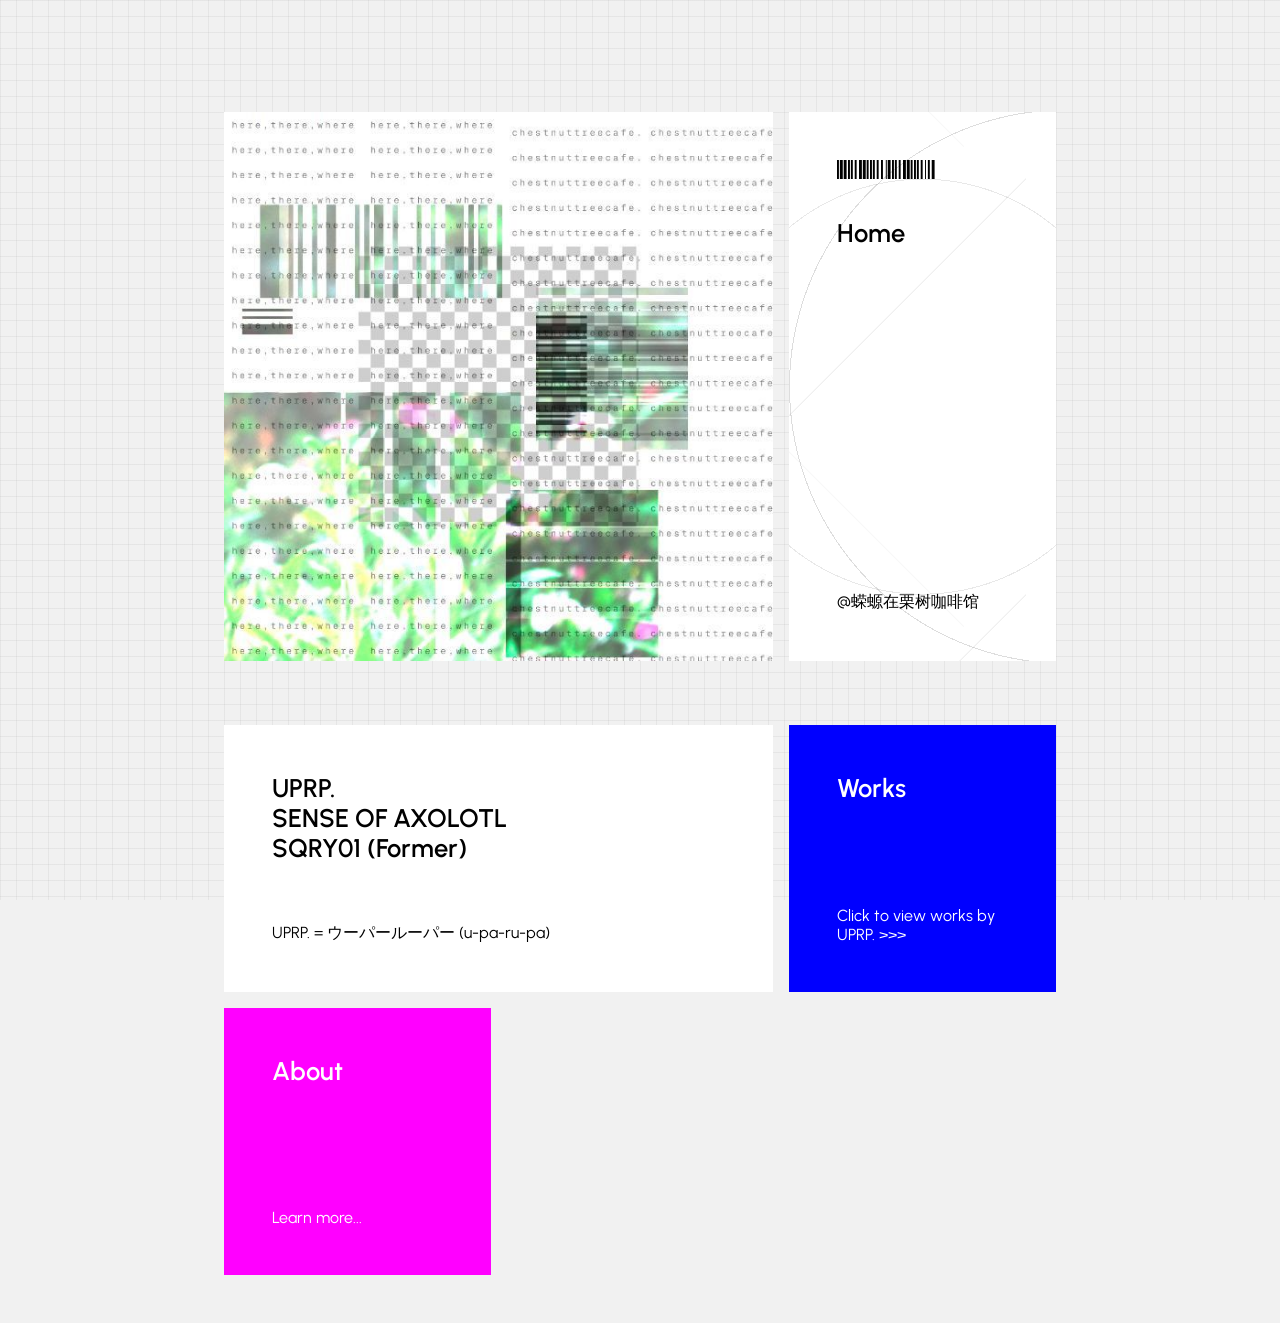
<file: index.html>
<!DOCTYPE html>
<html lang="en">
<head>
    <meta charset="UTF-8">
    <meta name="viewport" content="width=device-width, initial-scale=1.0">
    <title>Home | UPRP.</title>
    <link rel="stylesheet" href="style.css" type="text/css">
    <link rel="preconnect" href="https://fonts.googleapis.com">
    <link rel="preconnect" href="https://fonts.gstatic.com" crossorigin>
    <link href="https://fonts.googleapis.com/css2?family=Libre+Barcode+128&family=Urbanist:ital,wght@0,100..900;1,100..900&display=swap" rel="stylesheet">

    <link rel="preconnect" href="https://fonts.googleapis.com">
    <link rel="preconnect" href="https://fonts.gstatic.com" crossorigin>
    <link href="https://fonts.googleapis.com/css2?family=Urbanist:ital,wght@0,100..900;1,100..900&display=swap" rel="stylesheet">
    <link rel="stylesheet" href="https://fonts.googleapis.com/css2?family=Material+Symbols+Outlined:opsz,wght,FILL,GRAD@20..48,100..700,0..1,-50..200" />
</head>
<body>
    <!--PARALLAX-->
    <div class="bg-fixed">
        <div class="gridline-bg"></div>
    </div>
    <div class="page-content">
            <section id="banner">
                <div class="wrapper">
                    <div class="grid">
                        <div class="griditem grid-2-2-static imagecard">
                            <img src="Resources/default.jpg" alt="cover" class="image">
                        </div>

                        <div class="griditem album-titles pageheading-bg-layer1">
                                <div class="pageheading-contents">
                                    <div class="pageheading-title">
                                        <p class="barcode">U P R P .</p>
                                        <p>Home</p>
                                    </div>
                                    <div class="card-details">@蝾螈在栗树咖啡馆</div>
                                </div>
                        </div>
                    </div>
                </div>
            </section>
            <section class="block">
                <div class="wrapper">
                    <div class="grid">
                        <div class="griditem grid-2-1-static solidcard">
                            <div class="card-title">
                                UPRP.<br>SENSE OF AXOLOTL<br>SQRY01 (Former)
                            </div>
                            <div class="card-details">
                                <p>UPRP. = ウーパールーパー (u-pa-ru-pa)</p>
                            </div>
                        </div>
                        <a href="works.html" class="griditem grid-1-1 bg-accent solidcard-nohoveranimation">
                            <div class="card-title">
                                Works
                            </div>
                            <div class="card-details">
                                <p>
                                    Click to view works by UPRP. &gt;&gt;&gt;
                                </p>
                            </div>
                            
                        </a>
                        <a href="about.html" class="griditem grid-1-1 bg-magenta solidcard-nohoveranimation">
                            <div class="card-title">
                                About
                            </div>
                            <div class="card-details">
                                <p>
                                    Learn more...
                                </p>
                            </div>
                        </a>
                    </div>
                </div>
            </section>
        </div>

    <script src="script.js"></script>
</body>
</html>
</file>
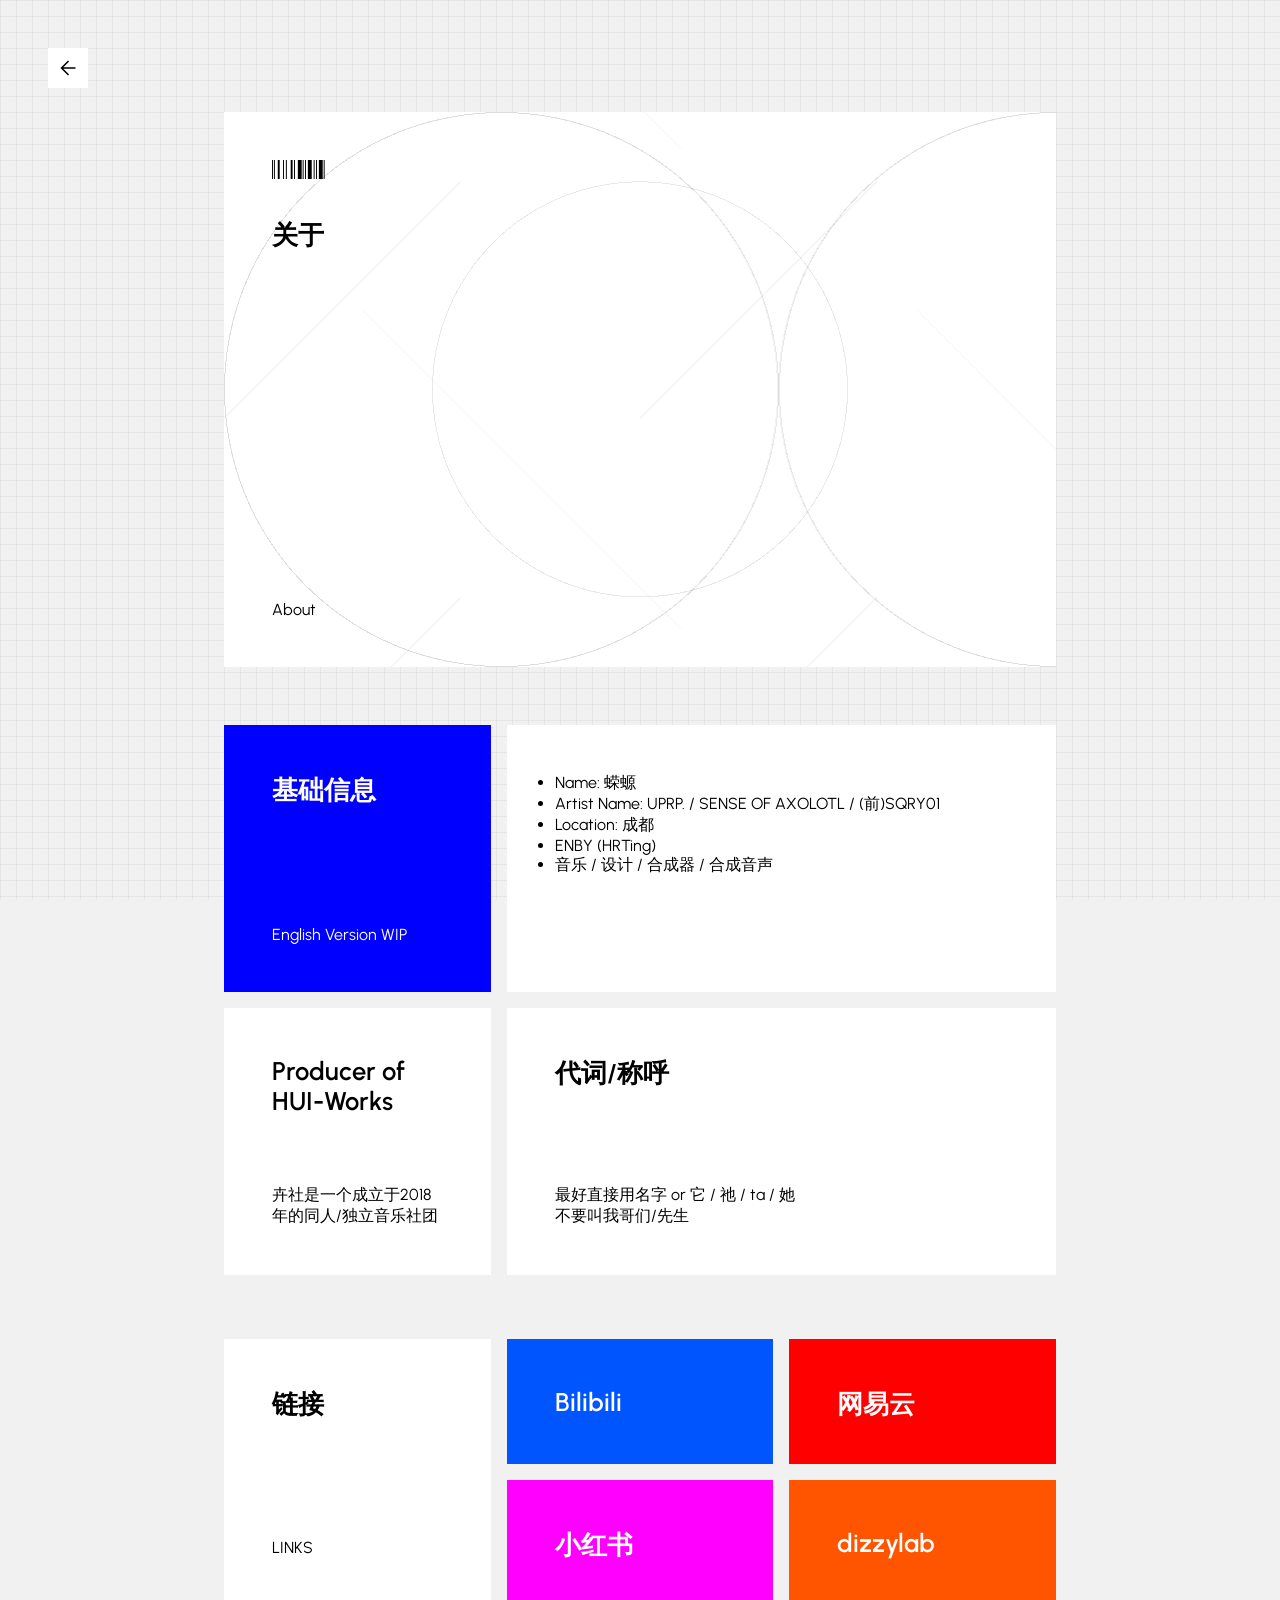
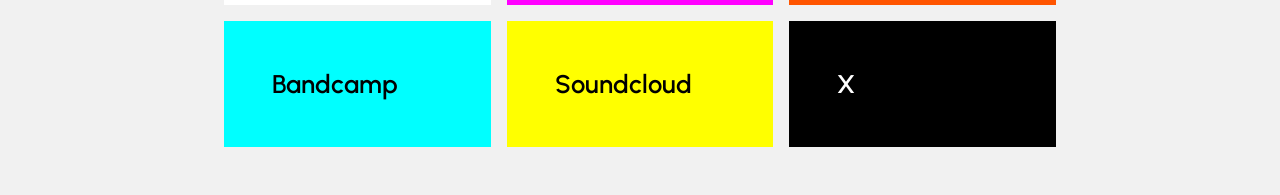
<file: about.html>
<!DOCTYPE html>
<html lang="en">
<head>
    <meta charset="UTF-8">
    <meta name="viewport" content="width=device-width, initial-scale=1.0">
    <title>About | UPRP.</title>
    <link rel="stylesheet" href="style.css" type="text/css">
    <link rel="preconnect" href="https://fonts.googleapis.com">
    <link rel="preconnect" href="https://fonts.googleapis.com">
    <link rel="preconnect" href="https://fonts.gstatic.com" crossorigin>
    <link href="https://fonts.googleapis.com/css2?family=Libre+Barcode+128&family=Urbanist:ital,wght@0,100..900;1,100..900&display=swap" rel="stylesheet">
    <link rel="preconnect" href="https://fonts.gstatic.com" crossorigin>
    <link href="https://fonts.googleapis.com/css2?family=Urbanist:ital,wght@0,100..900;1,100..900&display=swap" rel="stylesheet">
    <link rel="stylesheet" href="https://fonts.googleapis.com/css2?family=Material+Symbols+Outlined:opsz,wght,FILL,GRAD@20..48,100..700,0..1,-50..200" />
</head>
<body>
    <!--FIXED-->
    <nav class="navbar-fixed">
        <a href="index.html" class="material-symbols-outlined back-button" aria-label="Back to home">arrow_back</a>
    </nav>
    <!--PARALLAX-->
    <div class="bg-fixed">
        <div class="gridline-bg"></div>
    </div>
    <div class="page-content">
            <section id="banner">
                <div class="wrapper">
                    <div class="grid">
                        <div class="griditem grid-pageheading pageheading-bg-layer1">
                            <div class="pageheading-contents">
                                <div class="pageheading-title">
                                    <p class="barcode">About</p>
                                    <p>关于</p>
                                </div>
                                <div class="card-details">
                                    About
                                </div>
                            </div>
                        </div>
                    </div>
                </div>
            </section>
            <section id="short" class="block">
                <div class="wrapper">
                    <div class="grid">
                        <div class="griditem grid-1-1 solidcard-nohoveranimation bg-accent">
                            <div class="card-title">基础信息</div>
                            <div class="card-details">
                                <a href="about-en.html">English Version WIP</a>
                            </div>                    
                        </div>
                        <div class="griditem grid-2-1 solidcard-nohoveranimation">
                            <div class="card-details">
                                <ul>
                                    <li>Name: 蝾螈</li>
                                    <li>Artist Name: UPRP. / SENSE OF AXOLOTL / (前)SQRY01</li>
                                    <li>Location: 成都</li>
                                    <li>ENBY (HRTing)</li>
                                    <li>音乐 / 设计 / 合成器 / 合成音声</li>
                                </ul>
                            </div>
                        </div>
                        <div class="griditem grid-1-1 solidcard-nohoveranimation">
                            <div class="card-title">
                                Producer of<br>
                                HUI-Works
                            </div>
                            <div class="card-details">
                                <p>
                                    卉社是一个成立于2018年的同人/独立音乐社团<br>
                                </p>
                            </div>
                        </div>
                        <div class="griditem grid-2-1 solidcard-nohoveranimation">
                            <div class="card-title">代词/称呼</div>
                            <div class="card-details">
                                <p>
                                    最好直接用名字 or 它 / 祂 / ta / 她<br>
                                    不要叫我哥们/先生
                                </p>
                            </div>
                        </div>

                    </div>
                </div>
            </section>
            <section class="block">
                <div class="wrapper">
                    <div class="grid">
                        <div class="griditem grid-1-1 solidcard-nohoveranimation">
                            <div class="card-title">链接</div>
                            <div class="card-details">
                                <p>
                                    LINKS
                                </p>
                            </div>
                        </div>
                        <a href="https://space.bilibili.com/159440190/" class="griditem grid-1-05 bg-blue solidcard-nohoveranimation">
                            <div class="card-title">Bilibili</div>
                        </a>
                        <a href="https://music.163.com/#/artist?id=36457184" class="griditem bg-red grid-1-05 solidcard-nohoveranimation">
                            <div class="card-title">网易云</div>
                        </a>
                        <a href="https://www.xiaohongshu.com/user/profile/66aa750b000000001d033851" class="griditem bg-magenta grid-1-05 solidcard-nohoveranimation">
                            <div class="card-title">小红书</div>
                        </a>                                        
                        <a href="https://www.dizzylab.net/u/47179/music/" class="griditem bg-orange grid-1-05 solidcard-nohoveranimation">
                            <div class="card-title">dizzylab</div>
                        </a>
                        <a href="https://uprp.bandcamp.com/" class="griditem grid-1-05 bg-cyan solidcard-nohoveranimation">
                            <div class="card-title">Bandcamp</div>
                        </a>  
                        <a href="https://soundcloud.com/uprp-sqry01" class="griditem grid-1-05 bg-yellow solidcard-nohoveranimation">
                            <div class="card-title">Soundcloud</div>
                        </a>
                        <a href="https://x.com/Sqry01_axolotl" class="griditem grid-1-05 bg-black solidcard-nohoveranimation">
                            <div class="card-title">X</div>
                        </a>
                                        
                </div>
            </section>
        </div>

    <script src="script.js"></script>
</body>
</html>
</file>
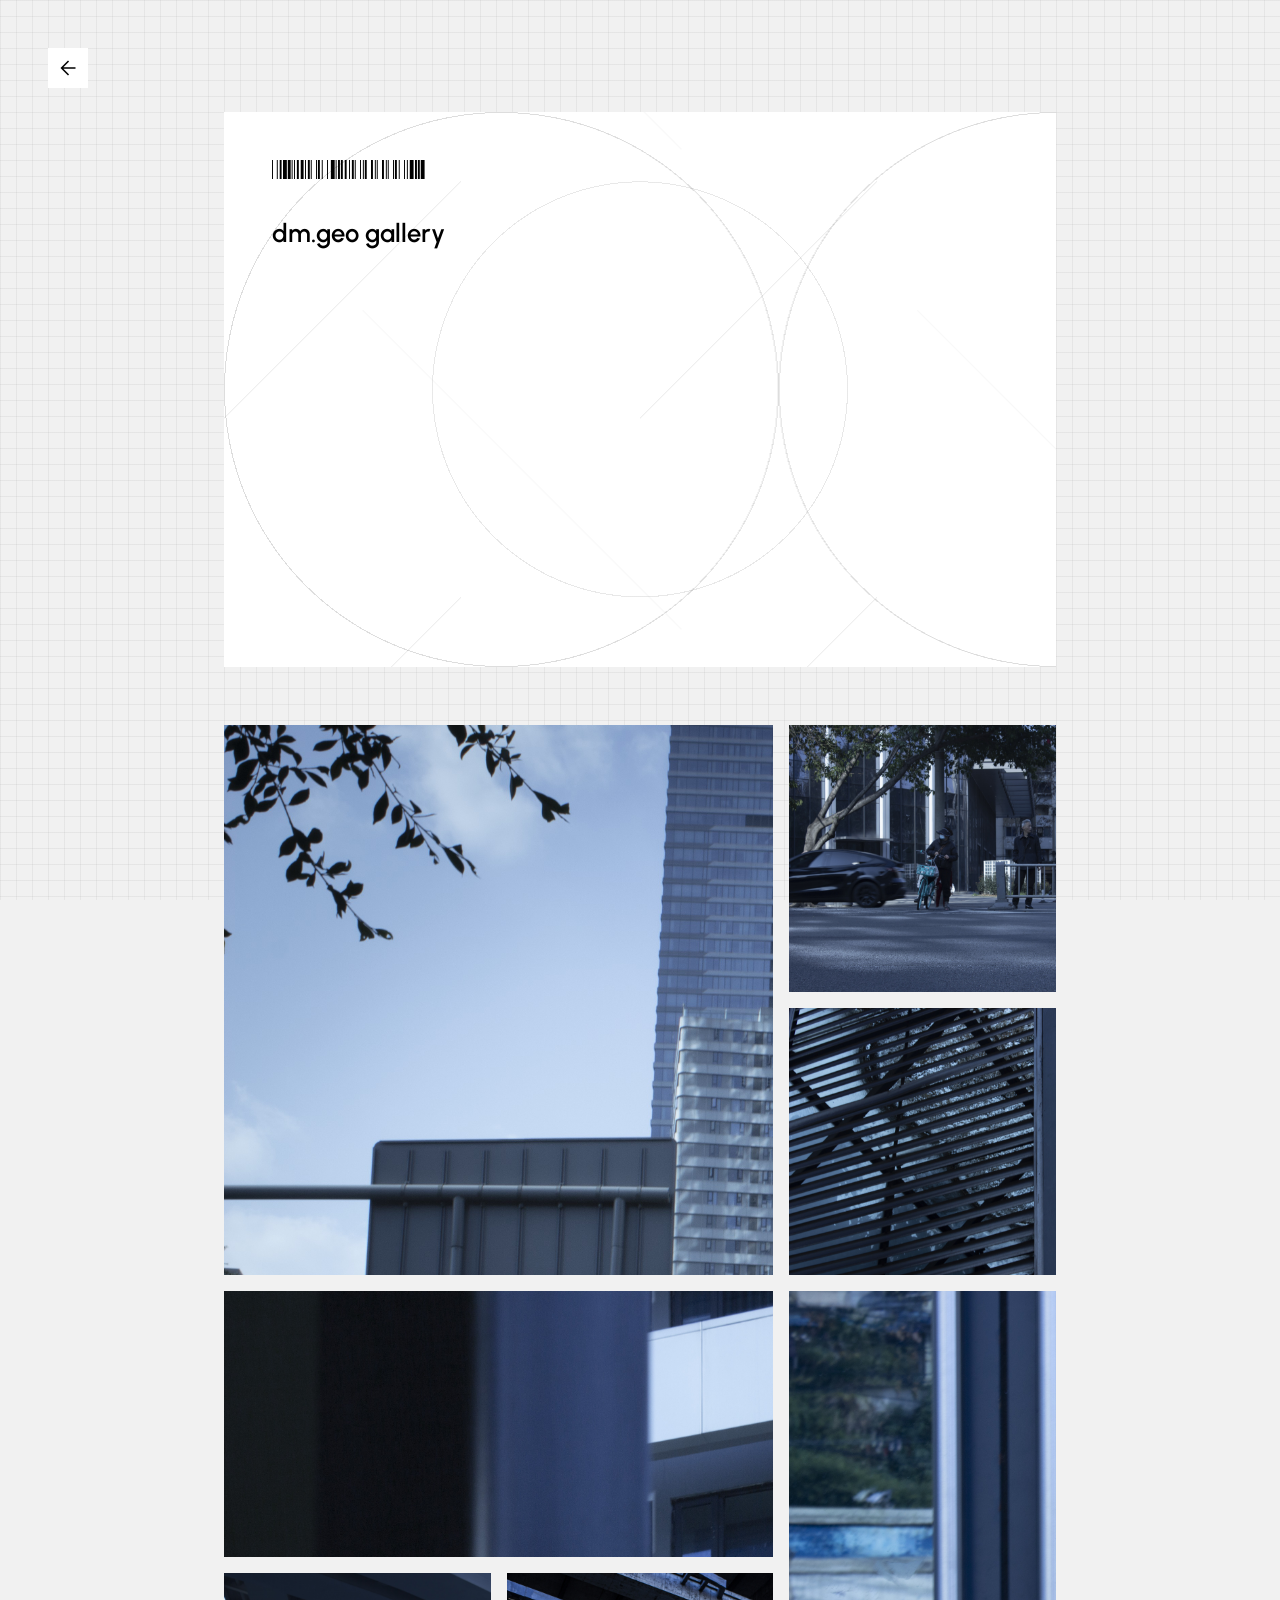
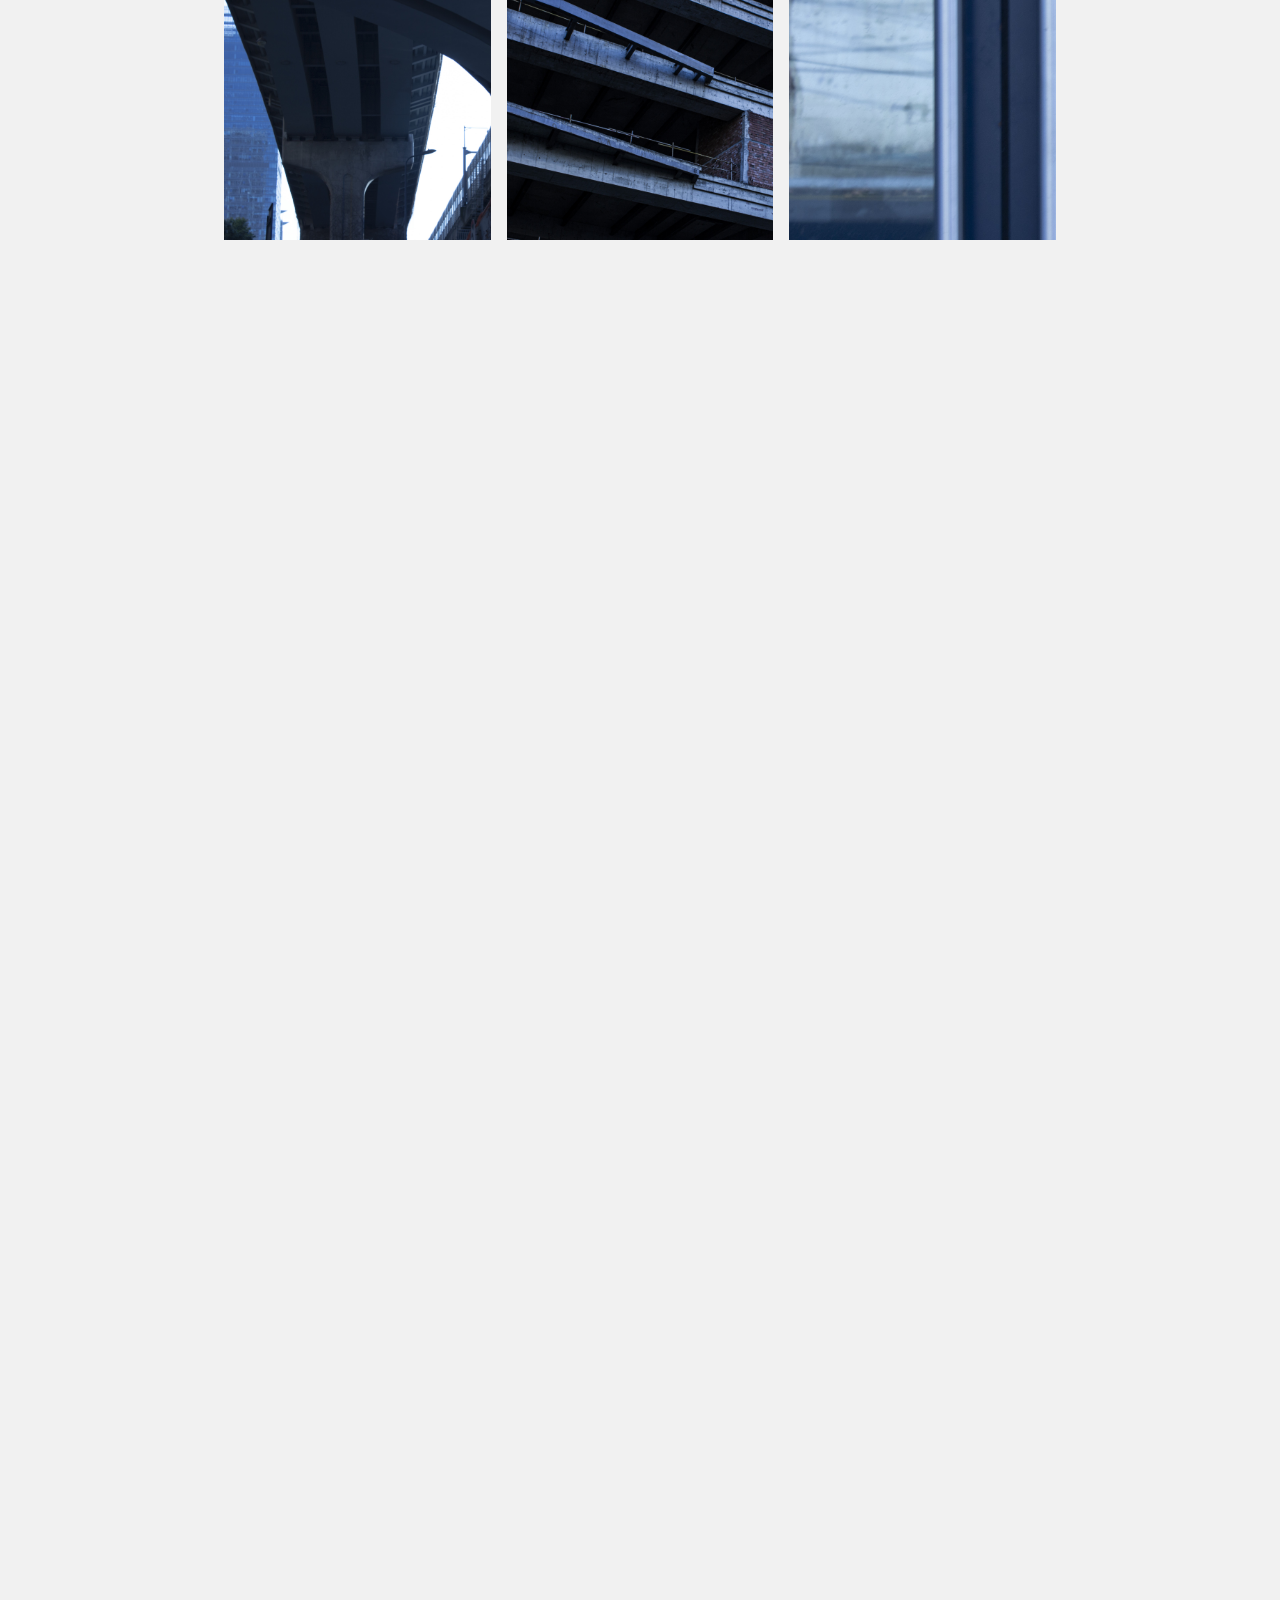
<file: dm.geo-gallery.html>
<!DOCTYPE html>
<html lang="en">
<head>
    <meta charset="UTF-8">
    <meta name="viewport" content="width=device-width, initial-scale=1.0">
    <title>dm.geo Gallery | UPRP.</title>
    <link rel="stylesheet" href="style.css" type="text/css">
    <link rel="preconnect" href="https://fonts.googleapis.com">
    <link rel="preconnect" href="https://fonts.googleapis.com">
    <link rel="preconnect" href="https://fonts.gstatic.com" crossorigin>
    <link href="https://fonts.googleapis.com/css2?family=Libre+Barcode+128&family=Urbanist:ital,wght@0,100..900;1,100..900&display=swap" rel="stylesheet">

    <link rel="preconnect" href="https://fonts.gstatic.com" crossorigin>
    <link href="https://fonts.googleapis.com/css2?family=Urbanist:ital,wght@0,100..900;1,100..900&display=swap" rel="stylesheet">
    <link rel="stylesheet" href="https://fonts.googleapis.com/css2?family=Material+Symbols+Outlined:opsz,wght,FILL,GRAD@20..48,100..700,0..1,-50..200" />
</head>
<body>
    <!--FIXED-->
    <div id="dim-overlay-2"></div>
    <div id="modal" class="modal-container" role="dialog" aria-modal="true" aria-label="Image viewer">
        <div id="modal-image-wrapper" class="modal-image-wrapper">
            <img id="modal-img" alt="">
        </div>
        <div class="modal-controls">
            <button type="button" class="modal-btn" id="modal-zoom-in" aria-label="Zoom in">+</button>
            <button type="button" class="modal-btn" id="modal-zoom-out" aria-label="Zoom out">−</button>
            <button type="button" class="modal-btn" id="modal-zoom-reset" aria-label="Reset zoom">1:1</button>
            <button type="button" class="modal-btn" id="modal-close" aria-label="Close image viewer">×</button>
        </div>
    </div>
    <nav class="navbar-fixed">
        <a href="works.html" class="material-symbols-outlined back-button" aria-label="Back to works">arrow_back</a>
    </nav>
    <!--PARALLAX-->
    <div class="bg-fixed">
        <div class="gridline-bg"></div>
    </div>
    <div class="page-content">
              <section id="banner">
                <div class="wrapper">
                    <div class="grid">
                       <div class="griditem grid-pageheading pageheading-bg-layer1">
                            <div class="pageheading-contents">
                                <div class="pageheading-title">
                                    <p class="barcode">dm.geo gallery</p>
                                    <p>dm.geo gallery</p>
                                </div>
                            </div>
                        </div>
                    </div>
                </div>
            </section>
            
            <section class="block">
                <div class="wrapper">
                    <div class="grid">
                        <div class="griditem grid-2-2-static imagecard">
                            <button type="button" id="trigger1"class="modal-trigger" onclick="openImageModal('img1')">
                                <img id="img1" src="Resources/dmgeo_gallery/_MG_2538.jpg" alt="cover" class="image-v">
                            </button>
                        </div>
                        <div class="griditem grid-2-1 imagecard">
                            <button type="button" id="trigger2"class="modal-trigger" onclick="openImageModal('img2')">
                                <img id="img2" src="Resources/dmgeo_gallery/_MG_2541.jpg" alt="cover" class="image-v">
                            </button>
                        </div>
                        <div class="griditem grid-1-1 imagecard">
                            <button type="button" id="trigger3"class="modal-trigger" onclick="openImageModal('img3')">
                                <img id="img3" src="Resources/dmgeo_gallery/_MG_2547.jpg" alt="cover" class="image-v">
                            </button>
                        </div>
                        <div class="griditem grid-1-1 imagecard">
                            <button type="button" id="trigger4"class="modal-trigger" onclick="openImageModal('img4')">
                                <img id="img4" src="Resources/dmgeo_gallery/_MG_2561.jpg" alt="cover" class="image-v">
                            </button>
                        </div>
                        <div class="griditem grid-1-2 imagecard">
                            <button type="button" id="trigger5"class="modal-trigger" onclick="openImageModal('img5')">
                                <img id="img5" src="Resources/dmgeo_gallery/_MG_2566.jpg" alt="cover" class="image-v">
                            </button>
                        </div>
                        <div class="griditem grid-1-1 imagecard">
                            <button type="button" id="trigger6"class="modal-trigger" onclick="openImageModal('img6')">
                                <img id="img6" src="Resources/dmgeo_gallery/_MG_2568.jpg" alt="cover" class="image-v">
                            </button>
                        </div>
                        <div class="griditem grid-1-1 imagecard">
                            <button type="button" id="trigger7"class="modal-trigger" onclick="openImageModal('img7')">
                                <img id="img7" src="Resources/dmgeo_gallery/_MG_2570.jpg" alt="cover" class="image-v">
                            </button>
                        </div>
                        <div class="griditem grid-2-1 imagecard">
                            <button type="button" id="trigger8"class="modal-trigger" onclick="openImageModal('img8')">
                                <img id="img8" src="Resources/dmgeo_gallery/_MG_2572.jpg" alt="cover" class="image-v">
                            </button>
                        </div>
                        <div class="griditem grid-1-1 imagecard">
                            <button type="button" id="trigger9"class="modal-trigger" onclick="openImageModal('img9')">
                                <img id="img9" src="Resources/dmgeo_gallery/_MG_2575.jpg" alt="cover" class="image-v">
                            </button>
                        </div>
                        <div class="griditem grid-2-1 imagecard">
                            <button type="button" id="trigger10"class="modal-trigger" onclick="openImageModal('img10')">
                                <img id="img10" src="Resources/dmgeo_gallery/_MG_2577.jpg" alt="cover" class="image-v">
                            </button>
                        </div>
                        <div class="griditem grid-1-2 imagecard">
                            <button type="button" id="trigger11"class="modal-trigger" onclick="openImageModal('img11')">
                                <img id="img11" src="Resources/dmgeo_gallery/_MG_2581-Enhanced-NR-1.jpg" alt="cover" class="image-v">
                            </button>
                        </div>
                        <div class="griditem grid-2-1 imagecard">
                            <button type="button" id="trigger12"class="modal-trigger" onclick="openImageModal('img12')">
                                <img id="img12" src="Resources/dmgeo_gallery/IMG_2206.jpg" alt="cover" class="image-v">
                            </button>
                        </div>
                        <div class="griditem grid-1-1 imagecard">
                            <button type="button" id="trigger13"class="modal-trigger" onclick="openImageModal('img13')">
                                <img id="img13" src="Resources/dmgeo_gallery/IMG_2223.jpg" alt="cover" class="image-v">
                            </button>
                        </div>
                        <div class="griditem grid-1-1 imagecard">
                            <button type="button" id="trigger9"class="modal-trigger" onclick="openImageModal('img14')">
                                <img id="img14" src="Resources/dmgeo_gallery/IMG_2225.jpg" alt="cover" class="image-v">
                            </button>
                        </div>
                        <div class="griditem grid-1-1 imagecard">
                            <button type="button" id="trigger9"class="modal-trigger" onclick="openImageModal('img14')">
                                <img id="img14" src="Resources/dmgeo_gallery/IMG_2227.jpg" alt="cover" class="image-v">
                            </button>
                        </div> 
                        <div class="griditem grid-1-1 imagecard">
                            <button type="button" id="trigger15"class="modal-trigger" onclick="openImageModal('img15')">
                                <img id="img15" src="Resources/dmgeo_gallery/IMG_2230.jpg" alt="cover" class="image-v">
                            </button>
                        </div>                        
                        


                    </div>
                </div>
            </section>

            

        </div>

    <script src="script.js"></script>
</body>
</html>
</file>
<file: style.css>
/*------
GLOBAL
------*/
:root{
    --navbar-height: 6rem;
    --page-margin: 3rem;
    --navbar-width: calc(100% - var(--page-margin)*2);
    
    --bgcolor: #F1F1F1;
    --whiteblack: #FFF;
    --blackwhite: #000;
    --cyan-lightdark: #0FF;
    --yellow-lightdark: #FF0;
    --magenta-lightdark: #F0F;
    --red: #F00;
    --orange: #F50;
    --green: #0F0;
    --accent: #00F;
    --bg-blue: #05F;

    --whiteblack-transparency-level1: #FFF1;
    --blackwhite-transparency-level1: #0001;
    --whiteblack-transparency-level2: #FFF3;
    --blackwhite-transparency-level2: #0003;
    --whiteblack-transparency-level3: #FFF5;
    --blackwhite-transparency-level3: #0005;
    --whiteblack-transparency-level4: #fff7;
    --blackwhite-transparency-level4: #0007;
    --bgline-transparency-level1: #5551;
    --bgline-transparency-level2: #5552;
    --bgline-transparency-level3: #5553;
    --bgline-transparency-level4: #5554;

    font-size: 16px;
    --fontsize-level1: 0.6rem;
    --fontsize-level2: 1rem;
    --fontsize-level3: 1.6rem;
    --fontsize-level4: 2rem;
    --fontsize-level5: 3rem;
    --fontsize-level6: 5rem;
    --fontsize-level7: 8rem;
    --fontsize-level8: 13rem;
    --fontsize-level9: 21rem;

    --paragraph-margin: 0.6rem;

    --gridcolsize: calc((var(--content-width) - (var(--gridcols) - 1) * var(--fontsize-level2)) / var(--gridcols))
}

* {
    margin: 0;
    padding: 0;
    box-sizing: border-box;
    font-family: urbanist, system-ui, -apple-system, BlinkMacSystemFont, 'Segoe UI', Roboto, Oxygen, Ubuntu, Cantarell, 'Open Sans', 'Helvetica Neue', sans-serif;
    transition: all 0.3s ease-out !important;
}

html {
    overflow-x: hidden;
}

body {
    background: var(--bgcolor);
    overflow-x: hidden;
    margin: 0;
    padding: 0;
}

.barcode {
    font-family: "Libre Barcode 128";
}

a.linkarea-container {
    text-decoration: none;
}

a {
    text-decoration: none;
}

.material-symbols-outlined {
  font-variation-settings:
  'FILL' 0,
  'wght' 300,
  'GRAD' 0,
  'opsz' 24
}
hr {
    border-width: 1px;
    border-color: var(--blackwhite-transparency-level2);
}

/*--------------
BACKGROUND & CONTENT LAYOUT
--------------*/
.bg-fixed {
    position: fixed;
    top: 0;
    left: 0;
    right: 0;
    bottom: 0;
    z-index: -2;
    overflow: hidden;
    pointer-events: none;
}

.page-content {
    position: relative;
    z-index: 1;
}

.gridline-bg {
    position: absolute;
    left: 0;
    top: 0;
    width: 100%;
    min-height: 200%;
    bottom: 0;
    background-image: 
        linear-gradient(to right, var(--bgline-transparency-level1) 1px, transparent 1px),
        linear-gradient(to bottom, var(--bgline-transparency-level1) 1px, transparent 1px);
    background-size: var(--fontsize-level2) var(--fontsize-level2); 
    pointer-events: none; 
}


.modal-container {
    position: fixed;
    top: 50%;
    left: 50%;
    transform: translate(-50%, -50%);
    margin: auto;
    display: none;
    z-index: 99;
}
.modal-image-wrapper {
    max-width: 90vw;
    max-height: 85vh;
    overflow: hidden;
    cursor: grab;
    user-select: none;
    -webkit-user-select: none;
    touch-action: none;
}
.modal-menu-wrapper {
    max-width: 90vw;
    max-height: 85vh;
    overflow: hidden;
    user-select: none;
    -webkit-user-select: none;
    touch-action: none;
    background-color: var(--whiteblack);
    display:grid;
    grid-template-columns: 450px 1fr;
    grid-template-rows: 1fr;
}
.modal-menu {
    display: flex;
    flex-direction: column;
    justify-content: space-between;
    padding: var(--fontsize-level5);
    background-color: var(--whiteblack);
}
.modal-menu-wrapper img {
    display: block;
    width: 100%;
    height: auto;
    object-fit: cover;
    aspect-ratio: 1 / 1;
}
.modal-menu-content {
    display: flex;
    flex-direction: column;
}
.modal-title {
    font-size: var(--fontsize-level4);
    font-weight: 600;
    color: var(--blackwhite);
}
.modal-metadata {
    font-size: var(--fontsize-level2);
    font-weight: 400;
    color: var(--blackwhite);
    margin-top: 0.5rem;
}
.modal-links {
    font-size: var(--fontsize-level2);
    color: var(--blackwhite);
    margin-top: 0.5rem;
}
.modal-links a {
    color: var(--blackwhite);
    text-decoration: underline;
}
.modal-links a:hover {
    color: var(--accent);
}

.modal-image-wrapper img {
    display: block;
    width: auto;
    max-width: 90vw;
    max-height: 85vh;
    height: auto;
    transform-origin: center center;
    transition: transform 0.15s ease-out;
    will-change: transform;
}
.modal-image-wrapper.dragging img {
    transition: none;
}
.modal-controls {
    position: absolute;
    top: 1rem;
    right: 1rem;
    display: flex;
    gap: 0.5rem;
    z-index: 1;
}
.modal-btn {
    background: var(--blackwhite-transparency-level3);
    color: var(--whiteblack);
    border: none;
    width: 2.75rem;
    height: 2.75rem;
    font-size: 1.4rem;
    line-height: 1;
    cursor: pointer;
    display: flex;
    align-items: center;
    justify-content: center;
    transition: background 0.2s ease, transform 0.2s ease;
}
.modal-btn:hover {
    background: var(--blackwhite-transparency-level4);
}
.modal-btn:active {
    transform: scale(0.94);
}
.modal-btn:disabled {
    opacity: 0.4;
    cursor: default;
    transform: none;
}
.modal-trigger {
    background: none;
    border: none;
    border-radius: 0;
}


/*--------------
NAVIGATIONBAR
--------------*/
.navbar-fixed {
    position: fixed;
    top: var(--page-margin);
    left: var(--page-margin);
    right: var(--page-margin);
    z-index: 100;
    pointer-events: none;
}

.back-button {
    display: inline-block;
    cursor: pointer;
    background-color: var(--whiteblack);
    color: var(--blackwhite);
    padding: 0.5rem;
    pointer-events: all;
    font-weight: 300;
    text-decoration: none;
    user-select: none;
    opacity: 1;
    visibility: visible;
    transition: opacity 0.3s ease-out, visibility 0s linear 0s, background-color 0.2s ease-out, color 0.2s ease-out, transform 0.2s ease-out;
}

.back-button.hidden {
    opacity: 0;
    visibility: hidden;
    pointer-events: none;
    transition: opacity 0.3s ease-out, visibility 0s linear 0.3s, background-color 0.2s ease-out, color 0.2s ease-out, transform 0.2s ease-out;
}




#dim-overlay, #dim-overlay-2 {
    position: fixed !important;
    width: 100vw;
    height: 100vh;
    background-color: #0009;
    z-index: 98;
    visibility: hidden;
    opacity: 0;
}
#dim-overlay.active, #dim-overlay-2.active {
    visibility: visible;
    opacity: 1;
    transition: visibility 0s, opacity 0.3s ease-out;
}
.material-symbols-outlined {
    top: 0.2em;
}
/*----
SECTIONS
-----*/
#banner {
    margin-top: var(--banner-margin);
    margin-bottom: 4rem;
}

.content-block {
    background: var(--whiteblack);
    padding: var(--fontsize-level5);
    max-width: 800px;
    margin: 0 auto;
}

.content-block h2 {
    font-size: var(--fontsize-level5);
    margin-bottom: var(--fontsize-level3);
}

.wrapper {
    display: block;
    width: var(--content-width);
    margin: 0 auto;
    position: relative;
}

.container {
    container-type: size;
}

section.block {
    margin-top: 4rem;
}

#banner video {
    width: 100%;
}
#banner h1 {
    font-size: var(--fontsize-level8);
    color: var(--blackwhite);
}

/*----
GRID
-----*/
.grid {
    display: grid;
    grid-template-columns: repeat(var(--gridcols), minmax(0, var(--gridcolsize)));
    grid-auto-flow: row dense;
    gap: var(--fontsize-level2);
    margin-bottom: var(--fontsize-level5);
    grid-auto-rows: minmax(0, var(--gridcolsize)); 
}

.grid.flexrowsize {
    grid-auto-rows: auto;
}
.griditem {
    background: var(--whiteblack);
    word-wrap: break-word; 
    overflow-wrap: break-word;
    overflow: hidden;

}
.grid-05-05 {
    grid-row: span 1;
    grid-column: span 1;
}
.grid-1-05 {
    grid-row: span 1;
    grid-column: span 2;
}
.grid-2-2-static {
    grid-row: span 4;
    grid-column: span 4;
}
.grid-1-1 {
    grid-row: span 2;
    grid-column: span 2;
}
.grid-2-1 {
    grid-row: span 2;
    grid-column: span 4;
}
.grid-2-1-static {
    grid-row: span 2;
    grid-column: span 4;
}
.grid-1-2 {
    grid-row: span 4;
    grid-column: span 2;
}
.grid-2-2 {
    grid-row: span 4;
    grid-column: span 4;
}
.grid-content-block {
    grid-column: span 8;
}
.--0p5 {
    grid-row: span 1;
}
.--1{
    grid-row: span 2;
}
.--2{
    grid-row: span 4;
}
.--3 {
    grid-row: span 6;
}
.--4 {
    grid-row: span 8;
}
.grid-lyrics-block {
    grid-row: span 2;
    grid-column: span 4;
}
.grid-span {
    grid-column: 1 / -1;
}
.audio-container {
    width: var(--content-width);
    height: var(--gridcolsize);
    padding: var(--fontsize-level5);
    align-items: center;
    display: inline-flex;
    justify-content: space-between;
}
.grid-side {
    grid-row: span 3;
    grid-column: span 2;
}

.album-titles {
    grid-column: span calc(var(--gridcols) - 4);
    grid-row: span 4;
}

.wrapper.block {
    margin-bottom: 2rem;
}
.blockitem {
    background: var(--whiteblack);
    word-wrap: break-word; 
    overflow-wrap: break-word;
    overflow: hidden;
    margin-bottom: 2rem;
}
/*--------
PAGE HEADING
---------*/
.grid-pageheading {
    aspect-ratio: var(--gridcols) / 4;
    grid-row: span 4;
    grid-column: span var(--gridcols);
}

.pageheading-bg-layer1 {
    position: relative;
    background-image: 
        radial-gradient(circle, 
            transparent calc(var(--content-width) / 3 - 1px), var(--bgline-transparency-level3) calc(var(--content-width) / 3 - 1px),
            var(--bgline-transparency-level3) calc(var(--content-width) / 3), transparent calc(var(--content-width) / 3)),
        radial-gradient(circle, 
            transparent calc(var(--content-width) / 4 - 1px), var(--bgline-transparency-level2) calc(var(--content-width) / 4 - 1px),
            var(--bgline-transparency-level2) calc(var(--content-width) / 4), transparent calc(var(--content-width) / 4)),
        linear-gradient(135deg, 
            transparent calc(var(--content-width) / 7 * 1.414 - 1px), var(--bgline-transparency-level2) calc(var(--content-width) / 7 * 1.414 - 1px),
            var(--bgline-transparency-level2) calc(var(--content-width) / 7 * 1.414), transparent calc(var(--content-width) / 7 * 1.414)),
        linear-gradient(45deg, 
            transparent 225px, var(--bgline-transparency-level1) 225px,
            var(--bgline-transparency-level1) 226px, transparent 226px);
    background-size:
        calc(var(--content-width) / 1.5) calc(var(--content-width) / 1.5), 
        calc(var(--content-width) / 1) calc(var(--content-width) / 1),
        calc(var(--content-width) / 2) calc(var(--content-width) / 2), 
        calc(var(--content-width) / 1.5) 480px;    
    background-repeat: repeat;
    background-position: left center, center center, left center, center center; 
}

.pageheading-contents {
    padding: var(--fontsize-level6);
    display: flex;
    flex-direction: column;
    justify-content: space-between; 
    height: 100%;
}

.pageheading-title {
    font-weight: 600;
    font-size: var(--fontsize-level3);
    color: var(--blackwhite);
}

.pageheading-title p {
    margin-top: 0;
    margin-bottom: var(--fontsize-level3);
}

.pageheading-title .barcode {
    font-size: var(--fontsize-level4);
    font-weight: 400;
}

.pageheading-pagination {
    display: flex;
    justify-content: flex-end;
    gap: var(--fontsize-level1);
    font-size: var(--fontsize-level2);
}

.pageheading-pagination a {
    font-weight: 300;
    color: var(--blackwhite);
    text-decoration: none;
    cursor: pointer;
    transition: font-weight 0.2s ease-out;
}



/*-----
CARD
-----*/
.imagecard {
    position: relative;
    width: 100%;
    height: 100%;
}

.imagecard .image {
    width: 100%;
    height: 100%;
    object-fit: cover;
    display: block;
}
.imagecard .image-v {
    width: 160%;
    height: 100%;
    object-fit: cover;
    display: block;
}
.grid-1-2 .image-v, .grid-2-2 .image-v, .grid-2-2-static .image-v {
    width: 320%;
    height: 200% !important;
    object-fit: cover;
    display: block;
}
.solidcard {
    position: relative;
    padding: var(--fontsize-level5);
    display: flex;
    flex-direction: column;
    justify-content: space-between;
    height: 100%;
    transition: background-color 0.3s ease-out;
}

.solidcard-with-overlay {
    position: relative;
    padding: var(--fontsize-level5);
    display: flex;
    flex-direction: column;
    justify-content: space-between;
    height: 100%;
    transition: background-color 0.3s ease-out;
}

.solidcard-nohoveranimation {
    position: relative;
    padding: var(--fontsize-level5);
    display: flex;
    flex-direction: column;
    justify-content: space-between;
    height: 100%;
    transition: background-color 0.3s ease-out;
}
.dense {
    justify-content: center;
}
.topalign {
    justify-content: flex-start;
}
.bg-cyan {
    background-color: var(--cyan-lightdark);
    transition: background-color 0.3s ease-out;
}
.bg-green {
    background-color: var(--green-lightdark);
    transition: background-color 0.3s ease-out;
}
.bg-magenta {
    background-color: var(--magenta-lightdark);
    transition: background-color 0.3s ease-out;
}
.bg-yellow {
    background-color: var(--yellow-lightdark);
    transition: background-color 0.3s ease-out;
}
.bg-accent {
    background-color: var(--accent);
    transition: background-color 0.3s ease-out;
}
.bg-orange {
    background-color: var(--orange);
    transition: background-color 0.3s ease-out;
}
.bg-red {
    background-color: var(--red);
}
.bg-blue {
    background-color: var(--bg-blue);
}
.bg-black {
    background-color: var(--blackwhite);
}
.bg-accent *, .bg-red *, .bg-magenta *, .bg-orange *, .bg-green *, .bg-blue *, .bg-black * {
    color: var(--whiteblack) !important;
}


.card-title {
    font-size: var(--fontsize-level3);
    font-weight: 600;
    color: var(--blackwhite);
} 

.card-details {
    font-size: var(--fontsize-level2);
    font-weight: 400;
    color: var(--blackwhite);
} 

p.card-details {
    margin-top: 0.5rem;
}
.topalign div {
    margin-bottom: 2rem;
}

ul.sideitem-list {
    list-style-type: none;
    margin-left: 0;
    height: 100%;
}
ul.sideitem-list li {
    padding: 0.2rem 0;
}
li a {
    color: var(--blackwhite);
}
hr {
    border: 1px solid var(--bgline-transparency-level1);
}
hr.transparent {
    border: none
}
/*-------
FORM
-------*/
textarea#paragraph {
    margin-top: 2rem;
    min-width: 100%;
    max-width: 100%;
    background-color: var(--bgcolor);
    border: none;
    border-radius: 0;
    min-height: 16rem;
}
input#subject {
    margin-top: 2rem;
    min-width: 100%;
    max-width: 100%;
    background-color: var(--bgcolor);
    border: none;
    border-bottom: 1px solid var(--accent);
    border-radius: 0;
    height: 2rem;
}
button#mailto-link {
    padding: 1rem 2rem;
    border-radius: 0;
    border: none;
    background-color: var(--accent);
    color: var(--whiteblack);
}



/*---------------
RESPONSIVE LAYOUT
-----------------*/
@media screen and (min-width: 1920px){
    :root{
        --content-width: 96rem;
        --gridcols: 10;
        --banner-margin: 7rem;
    }
}
@media screen and (max-width: 1920px){
    :root {
        --content-width: 80rem;
        --gridcols: 8;
        --banner-margin: 7rem;
    }
    .grid-lyrics-block {
        grid-column: span calc(var(--gridcols) / 2);
    }
    .grid-content-block {
        grid-column: 1 / -1;
    }
    .grid-side {
        grid-column: 1 / -1;
        grid-row: span 2;
    }
}
@media screen and (max-width: 1600px) {
    :root {
        --content-width: 68rem;
        --gridcols: 6;
    }

}
@media screen and (max-width: 1280px) {
    :root {
        --content-width: 52rem;
        --gridcols: 6;
    }
    .grid-2-2 {
        grid-row: span 2;
        grid-column: span 4;
    }

        .pageheading-contents {
        padding: var(--fontsize-level5);
    }
}
@media screen and (max-width: 960px) {
    :root {
        --content-width: 47rem;
        --gridcols: 4;
        font-size: 12px;
        --banner-margin: 8rem;
    }
    .grid-1-2 {
        aspect-ratio: 1 / 1;
        grid-row: span 2;
    }
    .grid-2-1 {
        aspect-ratio: 1 / 1;
        grid-row: span 2;
        grid-column: span 2;
    }
    .grid-pageheading {
        aspect-ratio: var(--gridcols) / 2;
        grid-row: span 2;
    }
    .pageheading-contents {
        padding: var(--fontsize-level5);
    }

    .album-titles {
        grid-row: span 2;
        grid-column: span 4;
    }
    .modal-menu-wrapper {
        grid-template-columns: 1fr;
        grid-template-rows: auto auto;
    }
    .modal-menu-wrapper img {
        width: 70vw;
        height: 70vw;
        margin: 0 auto;
    }
}
@media screen and (max-width: 640px) {
    :root {
        --page-margin: 6vw;
        --content-width: 88vw;
        --gridcols: 4;
        font-size: 12px;
    }
    .grid-pageheading {
        aspect-ratio: var(--gridcols) / 2;
        grid-row: span 2;
    }
    .grid-lyrics-block {
        grid-row: span 2;
        grid-column: 1 /-1;
    }
}

@media screen and (max-width: 480px) {
    :root {
        --page-margin: 6vw;
        --content-width: 88vw;
        --gridcols: 4;
        font-size: 10px;
    }
    .grid-pageheading {
        aspect-ratio: var(--gridcols) / 2;
        grid-row: span 2;
    }
    .grid-lyrics-block {
        grid-row: span 2;
        grid-column: 1 /-1;
    }
}
/*-----
HOVER HANDLLING
------*/
.solidcard:hover {
    background-color: var(--whiteblack);
}
a:hover {
    color: var(--accent);
    text-decoration: underline;
}
.wrapper label:hover {
    color: var(--accent) !important;
    border-bottom: 1px solid var(--accent);
}


@media (hover:hover) {
    .back-button:hover {
        background-color: var(--accent);
        color: var(--whiteblack);
    }
    .modal-trigger:hover {
        background-color: var(--whiteblack-transparency-level2);
    }
}
</file>
